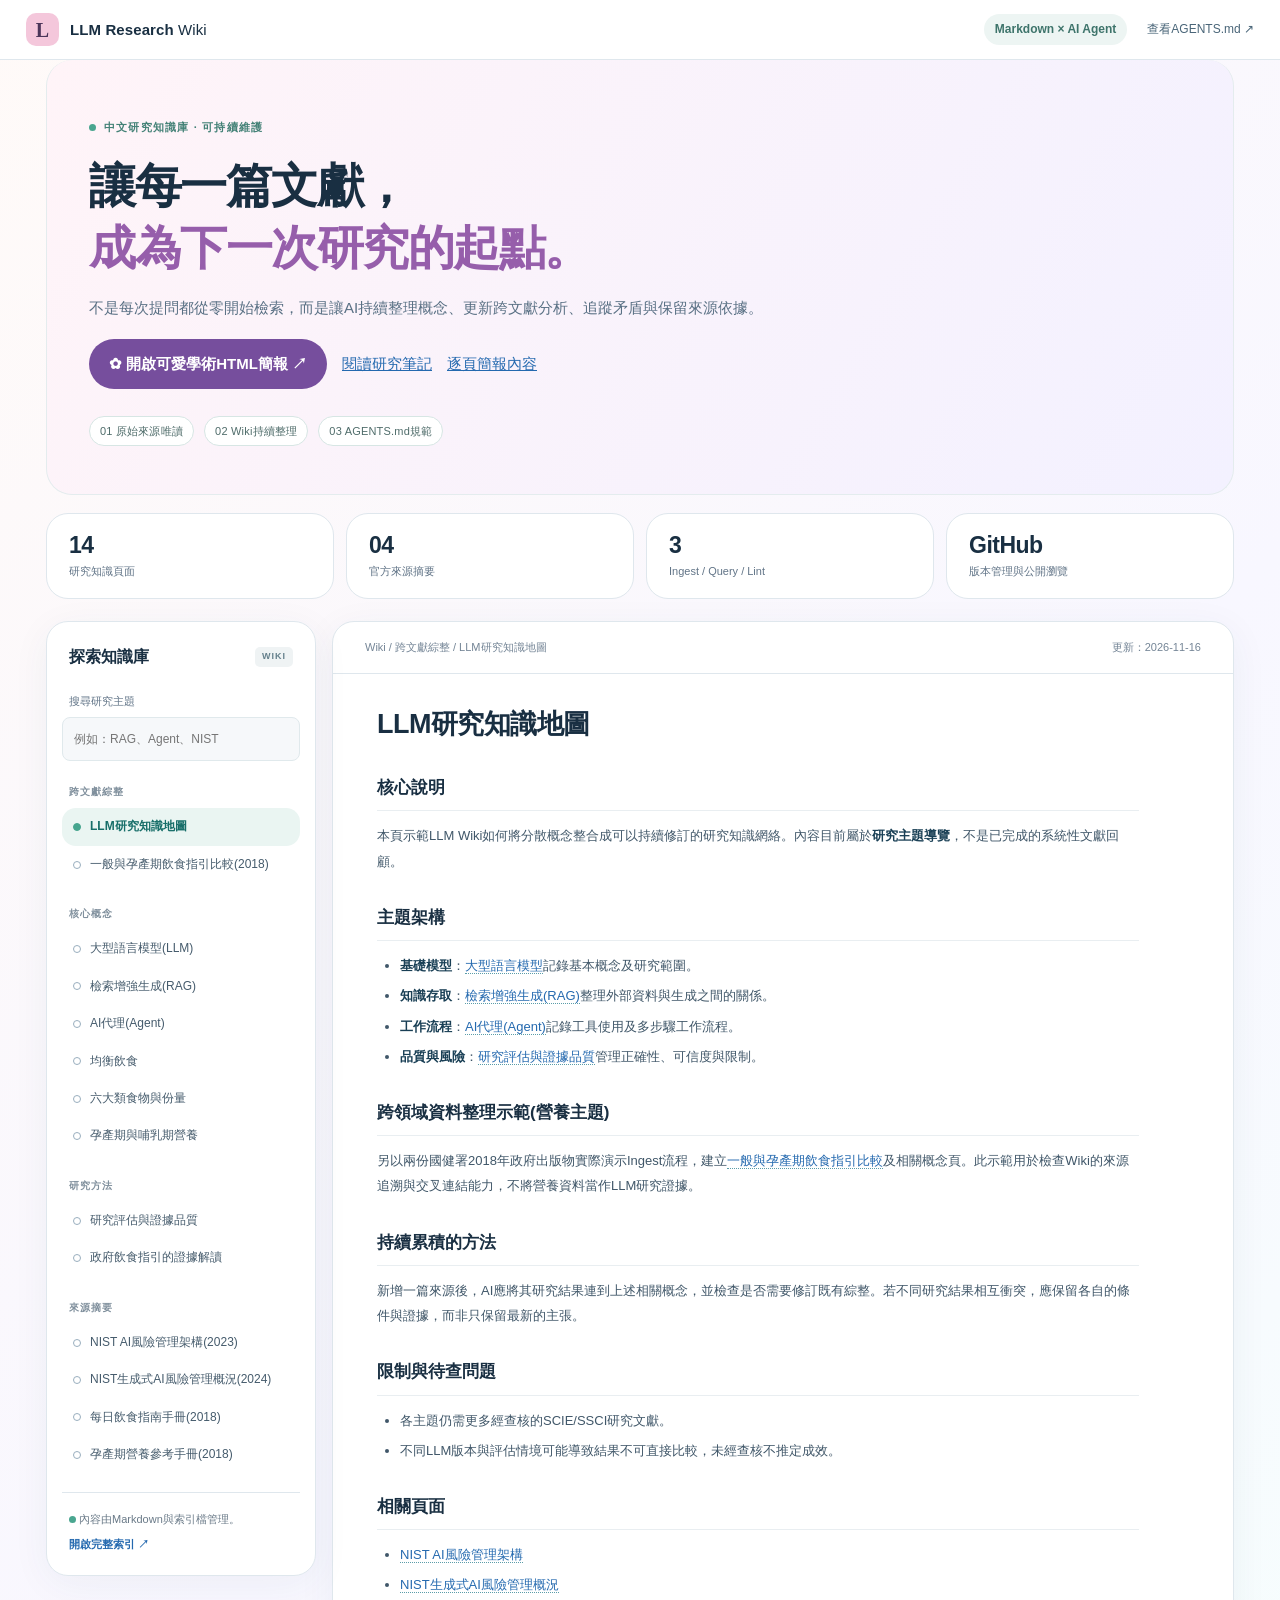
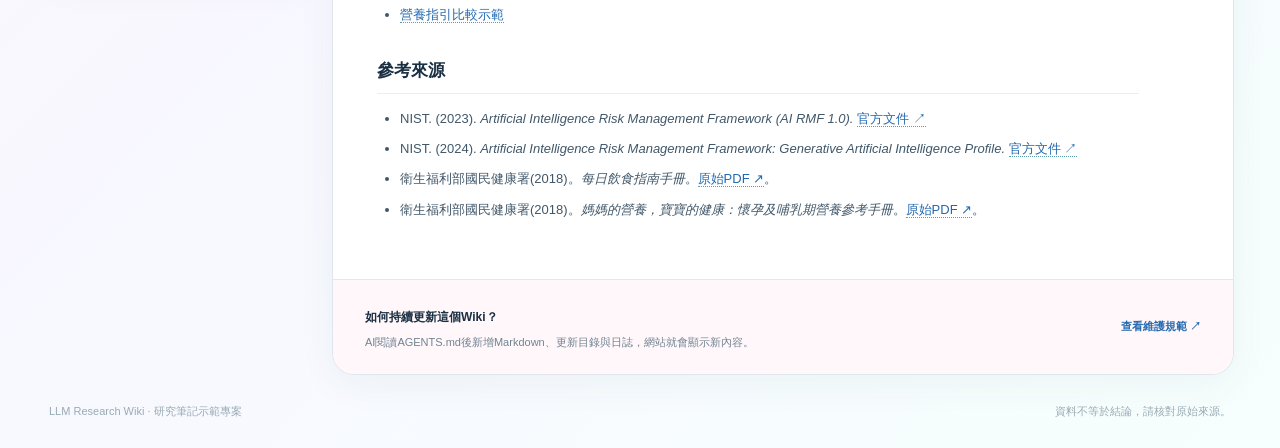
<file: index.html>
<!doctype html>
<html lang="zh-Hant">
<head>
  <meta charset="utf-8">
  <meta name="viewport" content="width=device-width, initial-scale=1">
  <meta name="description" content="可持續累積、可追溯來源的中文LLM研究知識庫">
  <title>LLM研究知識庫 | LLM Research Wiki</title>
  <link rel="stylesheet" href="styles.css">
  <script defer src="app.js"></script>
</head>
<body>
  <header class="topbar">
    <a class="wordmark" href="./"><span class="logo">L</span><span>LLM Research <strong>Wiki</strong></span></a>
    <div class="top-links"><span class="pill">Markdown × AI Agent</span><a href="AGENTS.md" target="_blank" rel="noopener">查看AGENTS.md ↗</a></div>
  </header>
  <div class="page-wrap">
    <section class="hero" aria-label="網站介紹">
      <div class="eyebrow"><span class="dot"></span> 中文研究知識庫 · 可持續維護</div>
      <h1>讓每一篇文獻，<br><em>成為下一次研究的起點。</em></h1>
      <p>不是每次提問都從零開始檢索，而是讓AI持續整理概念、更新跨文獻分析、追蹤矛盾與保留來源依據。</p>
      <p style="margin:18px 0"><a href="presentations/taiwan-nutrition-2018/index.html" style="display:inline-block;background:#764e9d;color:white;padding:12px 20px;border-radius:999px;text-decoration:none;font-weight:700">✿ 開啟可愛學術HTML簡報 ↗</a>　<a href="notes/taiwan-nutrition-2018/notes.md">閱讀研究筆記</a>　<a href="slides/taiwan-nutrition-2018/slide-content.md">逐頁簡報內容</a></p><div class="hero-chips"><span>01 原始來源唯讀</span><span>02 Wiki持續整理</span><span>03 AGENTS.md規範</span></div>
    </section>
    <section class="stats" aria-label="知識庫概況">
      <div class="stat"><strong id="page-count">—</strong><span>研究知識頁面</span></div>
      <div class="stat"><strong id="source-count">—</strong><span>官方來源摘要</span></div>
      <div class="stat"><strong>3</strong><span>Ingest / Query / Lint</span></div>
      <div class="stat"><strong>GitHub</strong><span>版本管理與公開瀏覽</span></div>
    </section>
    <div class="workspace">
      <aside class="sidebar" aria-label="知識庫導覽">
        <div class="sidebar-title">探索知識庫 <span class="mini-badge">WIKI</span></div>
        <label class="search-label" for="search">搜尋研究主題</label>
        <input id="search" type="search" placeholder="例如：RAG、Agent、NIST" autocomplete="off">
        <div id="nav" class="nav-list"></div>
        <div class="sidebar-foot"><span class="foot-dot"></span> 內容由Markdown與索引檔管理。<a href="wiki/index.md" target="_blank" rel="noopener">開啟完整索引 ↗</a></div>
      </aside>
      <main class="reader">
        <div class="reader-top"><span id="breadcrumbs">Wiki / 載入中</span><span id="updated"></span></div>
        <div id="article" class="markdown"><p>正在載入研究筆記…</p></div>
        <div class="reader-bottom"><div><strong>如何持續更新這個Wiki？</strong><p>AI閱讀AGENTS.md後新增Markdown、更新目錄與日誌，網站就會顯示新內容。</p></div><a href="AGENTS.md" target="_blank" rel="noopener">查看維護規範 ↗</a></div>
      </main>
    </div>
    <footer class="footer"><span>LLM Research Wiki · 研究筆記示範專案</span><span>資料不等於結論，請核對原始來源。</span></footer>
  </div>
</body>
</html>
</file>
<file: styles.css>
:root{--ink:#192f42;--muted:#617487;--blue:#2469af;--line:#dfe7ed;--light:#f5f8fa;--paper:#fff;--warm:#fffcf4;--accent:#2f756e;--shadow:0 8px 38px rgba(31,66,90,.055)}
*{box-sizing:border-box}html{scroll-behavior:smooth}body{margin:0;background:#f7f9fa;color:var(--ink);font-family:-apple-system,BlinkMacSystemFont,"Noto Sans TC","PingFang TC","Microsoft JhengHei",sans-serif;line-height:1.72}a{color:var(--blue)}a:hover{text-decoration:underline}.topbar{background:#fff;border-bottom:1px solid var(--line);padding:13px max(26px,calc((100vw - 1240px)/2));display:flex;align-items:center;justify-content:space-between;gap:20px}.wordmark{display:flex;gap:11px;align-items:center;text-decoration:none;color:var(--ink);letter-spacing:.1px;font-size:15px;font-weight:650}.wordmark strong{font-weight:500}.logo{width:33px;height:33px;display:grid;place-items:center;background:var(--ink);border-radius:10px;color:#fff;font-size:20px;font-family:Georgia,serif}.top-links{display:flex;align-items:center;gap:20px;font-size:12px}.top-links a{text-decoration:none;color:#496578}.pill{background:#edf5f3;color:#3e746b;border-radius:50px;padding:5px 11px;font-weight:650}.page-wrap{max-width:1240px;margin:auto;padding:0 26px}.hero{padding:58px 42px 48px;background:radial-gradient(circle at 93% 5%,#deeee9 0,transparent 31%),linear-gradient(125deg,#fbfdfd,#f1f7fb 74%,#f8f8f0);border-radius:0 0 22px 22px;border:1px solid #e4ecee;border-top:none}.eyebrow{text-transform:uppercase;letter-spacing:1.2px;font-size:11px;font-weight:750;color:#438176;display:flex;align-items:center;gap:8px}.dot,.foot-dot{display:inline-block;width:7px;height:7px;background:#4aa690;border-radius:50%}.hero h1{font-size:clamp(30px,3.7vw,48px);line-height:1.32;letter-spacing:-1.5px;margin:18px 0 15px;font-weight:800}.hero h1 em{font-style:normal;color:#2d776d}.hero p{max-width:675px;color:#597084;font-size:15px;margin:0}.hero-chips{display:flex;flex-wrap:wrap;gap:10px;margin-top:27px}.hero-chips span{font-size:11px;letter-spacing:.2px;background:#fff;border:1px solid #d7e6e4;color:#4f6c6a;border-radius:6px;padding:5px 10px}.stats{display:grid;grid-template-columns:repeat(4,1fr);gap:12px;padding:18px 0 22px}.stat{background:var(--paper);border:1px solid var(--line);border-radius:12px;padding:17px 22px;display:flex;flex-direction:column;gap:1px}.stat strong{font-size:23px;letter-spacing:-.5px;line-height:1.3}.stat span{font-size:11px;color:var(--muted)}.workspace{display:grid;grid-template-columns:270px minmax(0,1fr);align-items:start;gap:16px}.sidebar,.reader{background:#fff;border:1px solid var(--line);box-shadow:var(--shadow);border-radius:14px}.sidebar{padding:21px 15px;position:sticky;top:18px}.sidebar-title{padding:0 7px;font-weight:750;font-size:16px;display:flex;justify-content:space-between;align-items:center}.mini-badge{color:#65808c;background:#eff3f4;padding:2px 7px;font-size:9px;letter-spacing:1px;border-radius:5px}.search-label{display:block;color:var(--muted);font-size:11px;margin:21px 7px 6px}input[type=search]{font:inherit;width:100%;background:#f6f8fa;color:var(--ink);border:1px solid #e0e9ec;border-radius:8px;padding:11px;font-size:12px;outline:none}input[type=search]:focus{border-color:#87b9ad;background:#fff;box-shadow:0 0 0 3px #ebf5f1}.nav-title{margin:22px 7px 8px;color:#80909d;letter-spacing:1px;font-size:10px;font-weight:750}.nav-item{width:100%;text-align:left;padding:10px 11px;border:none;border-radius:8px;background:transparent;color:#455b6c;display:flex;align-items:center;gap:9px;cursor:pointer;font:inherit;font-size:12px;line-height:1.45}.nav-item::before{content:"";width:6px;height:6px;flex:0 0 6px;border:1.5px solid #99aebe;border-radius:50%}.nav-item:hover{background:#f4f8fa}.nav-item.active{color:#176e69;background:#eaf5f2;font-weight:750}.nav-item.active::before{background:#46a58e;border-color:#46a58e}.empty-nav{padding:12px;font-size:12px;color:#677b8d}.sidebar-foot{border-top:1px solid var(--line);margin-top:19px;padding:17px 7px 0;font-size:11px;color:#6a7a88}.sidebar-foot a{display:block;margin-top:6px;text-decoration:none;font-weight:650}.reader{min-height:510px;overflow:hidden}.reader-top{border-bottom:1px solid var(--line);display:flex;justify-content:space-between;gap:12px;align-items:center;font-size:11px;color:#748596;padding:16px 32px}.markdown{padding:31px 44px 44px;max-width:850px;overflow-wrap:anywhere}.markdown h1{font-size:27px;letter-spacing:-.5px;line-height:1.45;margin:0 0 21px}.markdown h2{font-size:17px;margin:29px 0 12px;padding-bottom:8px;border-bottom:1px solid #e9eef1}.markdown h3{font-size:14px;margin:22px 0 10px}.markdown p{font-size:13px;color:#405769;line-height:1.95;margin:0 0 15px}.markdown ul,.markdown ol{font-size:13px;color:#405769;padding-left:23px}.markdown li{margin:6px 0;line-height:1.85}.markdown strong{color:#193f55}.markdown code{background:#f1f5f7;padding:2px 5px;border-radius:4px;font-size:12px}.markdown pre{background:#182e41;color:#e9f7fa;padding:16px;border-radius:10px;overflow:auto;font-size:12px}.markdown pre code{background:transparent;color:inherit}.markdown blockquote{border-left:3px solid #56a89b;margin:20px 0;padding:4px 16px;background:#f4faf7}.markdown a{text-decoration:none;border-bottom:1px dotted #5b9da9}.markdown a:hover{border-bottom-style:solid}.reader-bottom{background:#f8fbfb;border-top:1px solid #e2e9ed;padding:22px 32px;display:flex;gap:25px;justify-content:space-between;align-items:center}.reader-bottom strong{font-size:12px}.reader-bottom p{color:#718492;font-size:11px;margin:4px 0 0}.reader-bottom a{font-size:11px;white-space:nowrap;text-decoration:none;font-weight:750}.footer{display:flex;justify-content:space-between;gap:10px;padding:27px 3px;color:#9aabb4;font-size:11px}@media(max-width:760px){.topbar{padding:12px 17px}.top-links .pill{display:none}.page-wrap{padding:0 12px}.hero{padding:39px 23px}.hero h1{letter-spacing:-.7px}.stats{grid-template-columns:repeat(2,1fr)}.stat{padding:14px}.workspace{display:block}.sidebar{position:static;margin-bottom:14px}.reader-top{padding:14px 19px}.markdown{padding:25px 21px 35px}.reader-bottom{padding:20px;align-items:flex-start;flex-direction:column}.footer{display:block}.footer span{display:block;margin-bottom:4px}}@media(prefers-reduced-motion:reduce){html{scroll-behavior:auto}}

/* Cute academic skin: gentle accents; structure and accessibility remain. */
:root{--cute-pink:#f9dfe9;--cute-lavender:#e8e5ff;--cute-mint:#dcf3e9}body{background:linear-gradient(135deg,#fffaf8,#f8f7ff 55%,#f6fffd)!important}.hero{background:linear-gradient(120deg,#fff4f8,#f3f1ff)!important;border-radius:26px!important}.hero h1 em{color:#965eab!important}.topbar .logo{background:#f4c7db!important;color:#4b3559!important}.pill,.hero-chips span{border-radius:99px!important}.stat,.sidebar,.reader{border-radius:22px!important}.nav-item{border-radius:14px!important}.reader-bottom{background:#fff7fa!important}
</file>
